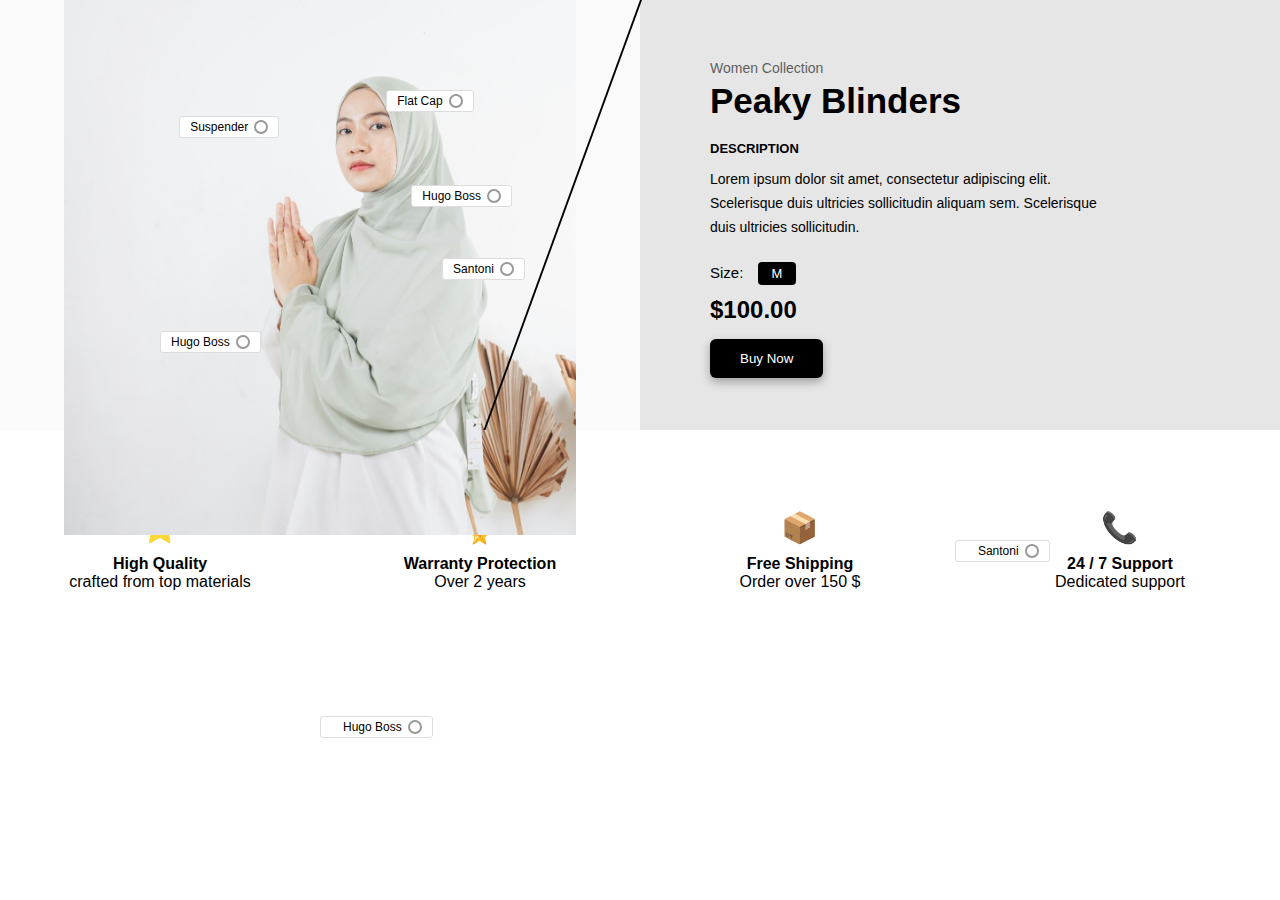
<file: Peaky.html>
<!DOCTYPE html>
<html lang="en">
<head>
  <meta charset="UTF-8" />
  <meta name="viewport" content="width=device-width, initial-scale=1.0" />
  <title>Final Exact Design</title>
  <style>
    * {margin:0;padding:0;box-sizing:border-box;font-family:'Poppins',sans-serif;}

    body {background:white;}

    .container {
      width:100%;
      max-width:1500px;
      margin:auto;
    }

    .top {
      display:flex;
      height:430px;
      background:white;
      position:relative;
    }

    /* LEFT SIDE */
    .image-box {
      width:50%;
      background:#fafafa;
      position:relative;
      display:flex;
      justify-content:center;
      align-items:center;
    }

    .image-box img {
      width:80%;
    }

    /* TAG STYLING */
    .tag {
      position:absolute;
      background:white;
      border:1px solid #ddd;
      padding:3px 10px;
      font-size:12px;
      border-radius:3px;
      display:flex;
      align-items:center;
      gap:6px;
    }

    .tag::after {
      content:"";
      width:10px;
      height:10px;
      border:2px solid #999;
      border-radius:50%;
    }

    /* DIAGONAL DIVIDER */
    .divider {
      width:2px;
      background:black;
      height:100%;
      position:absolute;
      left:50%;
      top:0;
      transform:skewX(-20deg);
      transform-origin:top;
    }

    /* RIGHT SIDE */
    .right-box {
      width:50%;
      background:#e6e6e6;
      padding:60px 70px;
    }

    .right-box h1 {font-size:35px;font-weight:600;margin:5px 0 15px 0;}

    .desc {
      font-size:14px;
      width:80%;
      line-height:1.7;
      margin:12px 0 25px 0;
    }

    .size-btn {
      background:black;
      color:white;
      padding:4px 14px;
      border-radius:4px;
      margin-left:10px;
      font-size:13px;
    }

    .price {font-size:24px;font-weight:700;margin-top:15px;}

    .buy-btn {
      background:black;
      color:white;
      padding:12px 30px;
      border:none;
      border-radius:6px;
      margin-top:15px;
      box-shadow:0 4px 10px rgba(0,0,0,0.3);
      cursor:pointer;
    }

    /* FEATURES */
    .features {
      margin-top:40px;
      display:flex;
      justify-content:space-around;
      padding:40px 0;
    }

    .feature-box {text-align:center;width:23%;}
    .icon {font-size:30px;margin-bottom:10px;}
  </style>
</head>
<body>

  <div class="tag" style="top:27%;left:27%;">
  <div class="dot"></div>
  <div class="line"></div>
  <div class="label">Suspender</div>
</div>

<div class="tag" style="top:20%;right:25%;">
  <div class="dot"></div>
  <div class="line"></div>
  <div class="label">Flat Cap</div>
</div>

<div class="tag" style="top:43%;right:20%;">
  <div class="dot"></div>
  <div class="line"></div>
  <div class="label">Hugo Boss</div>
</div>

<div class="tag" style="top:60%;right:18%;">
  <div class="dot"></div>
  <div class="line"></div>
  <div class="label">Santoni</div>
</div>

<div class="tag" style="bottom:18%;left:25%;">
  <div class="dot"></div>
  <div class="line"></div>
  <div class="label">Hugo Boss</div>
</div>

<div class="container">

  <div class="top">

    <div class="image-box">
      <img src="./images/suspender.jpg" />

      <div class="tag" style="top:27%;left:28%;">Suspender</div>
      <div class="tag" style="top:21%;right:26%;">Flat Cap</div>
      <div class="tag" style="top:43%;right:20%;">Hugo Boss</div>
      <div class="tag" style="top:60%;right:18%;">Santoni</div>
      <div class="tag" style="bottom:18%;left:25%;">Hugo Boss</div>
    </div>

    <div class="divider"></div>

    <div class="right-box">
      <p style="opacity:.6;font-size:14px;">Women Collection</p>
      <div class="relative pl-4 before:content-[''] before:absolute before:left-0 before:top-1 before:w-1 before:h-6 before:bg-green-500">
<h1>Peaky Blinders</h1>
</div>

      <p style="font-weight:600;font-size:13px;margin-top:20px;">DESCRIPTION</p>

      <p class="desc">Lorem ipsum dolor sit amet, consectetur adipiscing elit. Scelerisque duis ultricies sollicitudin aliquam sem. Scelerisque duis ultricies sollicitudin.</p>

      <p style="font-size:15px;">Size: <span class="size-btn">M</span></p>

      <div class="price">$100.00</div>

      <button class="buy-btn">Buy Now</button>
    </div>

  </div>

  <div class="features">
    <div class="feature-box">
      <div class="icon">⭐</div>
      <h4>High Quality</h4>
      <p>crafted from top materials</p>
    </div>

    <div class="feature-box">
      <div class="icon">🎖️</div>
      <h4>Warranty Protection</h4>
      <p>Over 2 years</p>
    </div>

    <div class="feature-box">
      <div class="icon">📦</div>
      <h4>Free Shipping</h4>
      <p>Order over 150 $</p>
    </div>

    <div class="feature-box">
      <div class="icon">📞</div>
      <h4>24 / 7 Support</h4>
      <p>Dedicated support</p>
    </div>
  </div>

</div>

</body>
</html>
</file>
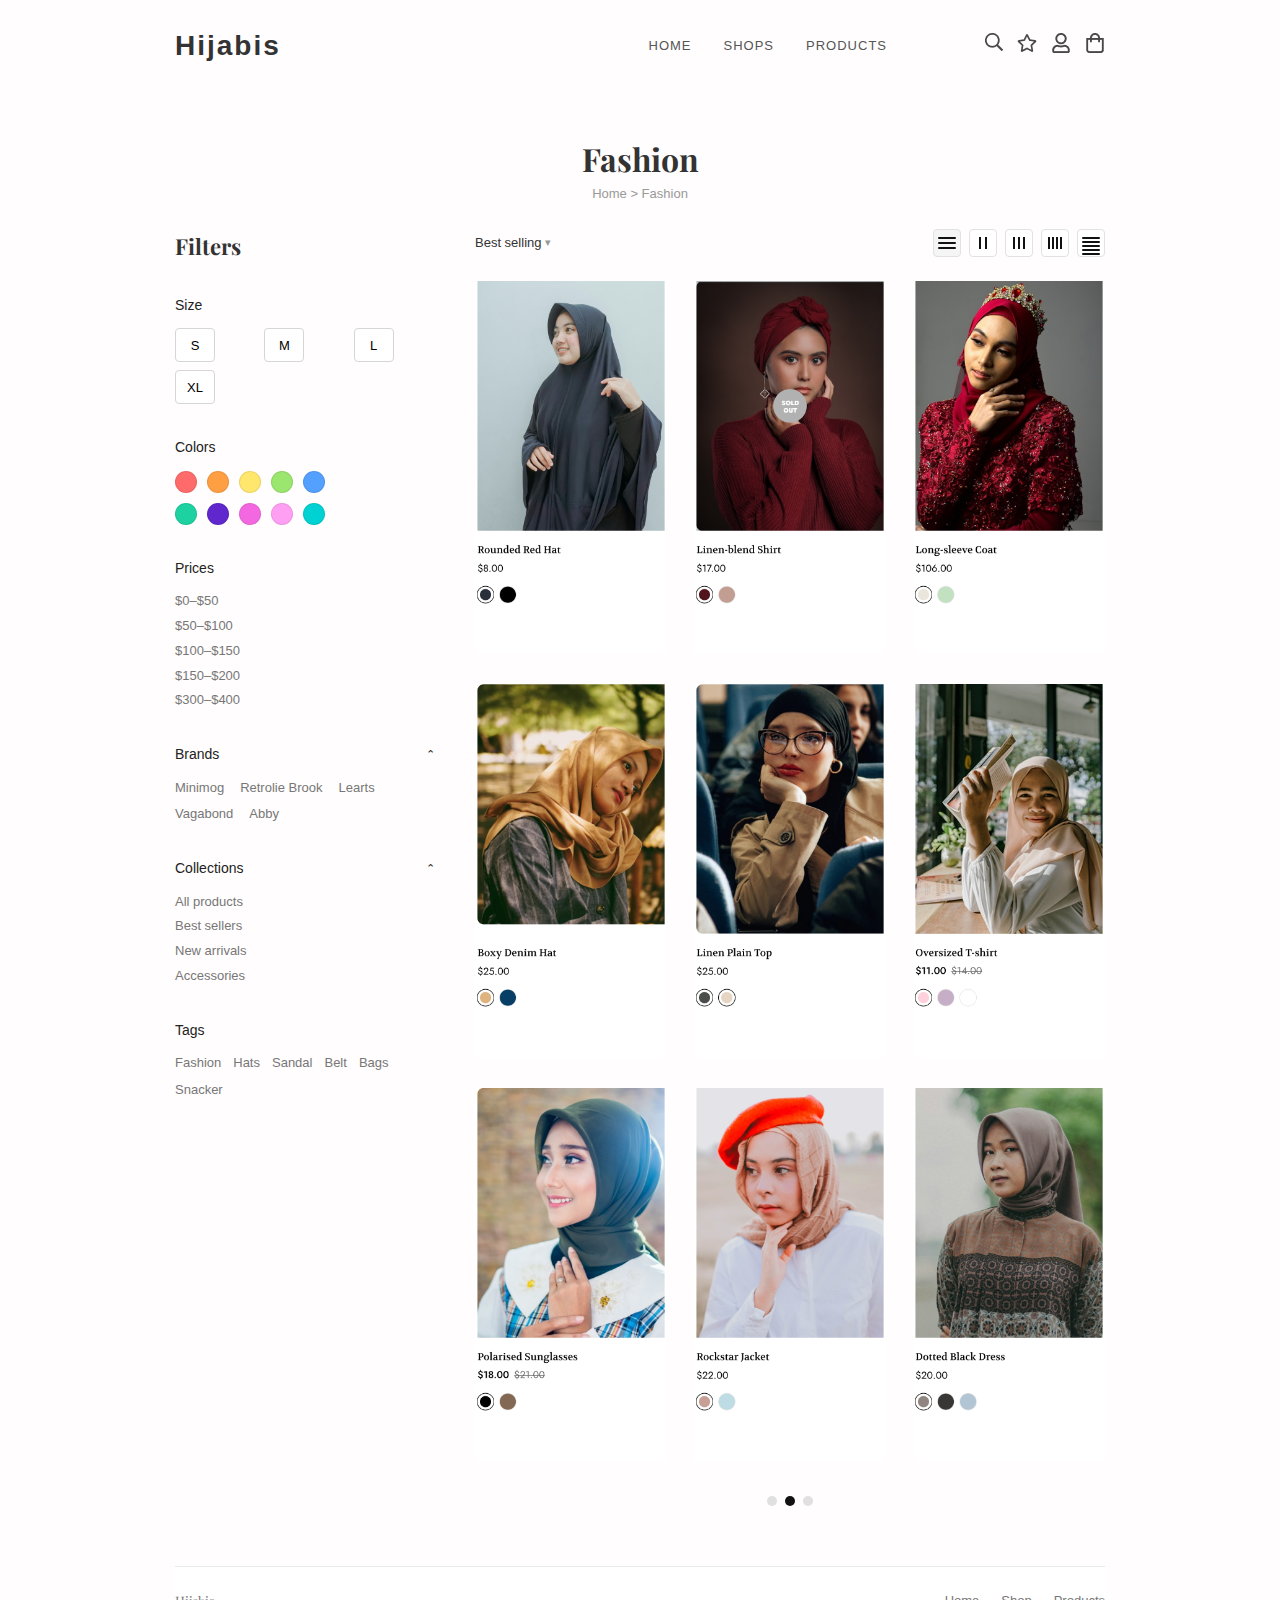
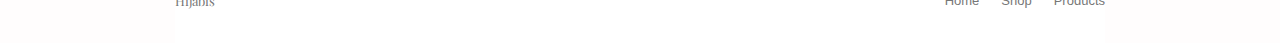
<file: shop.html>
<!DOCTYPE html>
<html lang="en">
<head>
  <meta charset="UTF-8" />
  <meta name="viewport" content="width=device-width, initial-scale=1.0" />
  <title>Hijabis – Fashion</title>

  <link href="https://fonts.googleapis.com/css2?family=Inter:wght@300;400;500;600&family=Playfair+Display:wght@400;600&display=swap" rel="stylesheet">
  <link rel="stylesheet" href="shop.css">
</head>

<body>
  <div class="page-wrapper">

   <header>
        <div class="logo">Hijabis</div>

        <input type="checkbox" id="menu-toggle" class="menu-toggle">
        <label for="menu-toggle" class="hamburger">
            <span></span>
            <span></span>
            <span></span>
        </label>

        <div class="nav-menu">
            <nav>
                <a href="index.html">Home</a>
                <a href="#">Shops</a>
                <a href="product.html">Products</a>
            </nav>
 <div class="nav-icons">
         <span><img src="images/Vector (1).png" alt=""></span>
        <span><img src="images/SVG (2).png" alt=""></span>
        <span><img src="images/SVG (3).png" alt=""></span>
        <span><img src="images/SVG.png" alt=""></span>
      </div>
        </div>
    </header> 
  
    <section class="page-title">
        <h1>Fashion</h1>
      <div class="crumb">Home > Fashion</div>
    </section>

    <!-- MAIN LAYOUT -->
    <section class="layout">
      <!-- LEFT FILTERS -->
      <aside class="sidebar">
        <h3>Filters</h3>

        <div class="filter-block">
          <div class="filter-heading">Size</div>
          <div class="size-options">
            <button>S</button>
            <button>M</button>
            <button>L</button>
            <button>XL</button>
          </div>
        </div>

        <div class="filter-block">
          <div class="filter-heading">Colors</div>
          <div class="color-options">
            <span class="color-dot" style="background:#ff6b6b;"></span>
            <span class="color-dot" style="background:#ff9f43;"></span>
            <span class="color-dot" style="background:#ffe66d;"></span>
            <span class="color-dot" style="background:#9ae66e;"></span>
            <span class="color-dot" style="background:#54a0ff;"></span>

            <span class="color-dot" style="background:#1dd1a1;"></span>
            <span class="color-dot" style="background:#5f27cd;"></span>
            <span class="color-dot" style="background:#f368e0;"></span>
            <span class="color-dot" style="background:#ff9ff3;"></span>
            <span class="color-dot" style="background:#00d2d3;"></span>
          </div>
        </div>

        <div class="filter-block">
          <div class="filter-heading">Prices</div>
          <div class="list-block">
            <div>$0–$50</div>
            <div>$50–$100</div>
            <div>$100–$150</div>
            <div>$150–$200</div>
            <div>$300–$400</div>
          </div>
        </div>

        <div class="filter-block">
          <div class="filter-heading with-arrow">
            <span>Brands</span>
            <span class="chevron">⌃</span>
          </div>
          <div class="list-inline">
            <span>Minimog</span>
            <span>Retrolie Brook</span>
            <span>Learts</span>
            <span>Vagabond</span>
            <span>Abby</span>
          </div>
        </div>

        <div class="filter-block">
          <div class="filter-heading with-arrow">
            <span>Collections</span>
            <span class="chevron">⌃</span>
          </div>
          <div class="list-block">
            <div>All products</div>
            <div>Best sellers</div>
            <div>New arrivals</div>
            <div>Accessories</div>
          </div>
        </div>

        <div class="filter-block">
          <div class="filter-heading">Tags</div>
          <div class="tag-list">
            <span>Fashion</span>
            <span>Hats</span>
            <span>Sandal</span>
            <span>Belt</span>
            <span>Bags</span>
            <span>Snacker</span>
          </div>
        </div>
      </aside>

      <!-- RIGHT PRODUCTS -->
      <main class="products-area">

        <!-- small bar above grid -->
        <div class="products-header">
          <button class="sort-button">
            Best selling
            <span class="sort-arrow">▾</span>
          </button>

          <div class="view-toggle">

    <!-- 3-LINE LIST ICON (matches .view-icon.list in CSS) -->
    <button class="view-btn active">
        <span class="view-icon list">
            <span></span>
        </span>
    </button>

    <!-- 2 COLUMNS ICON -->
    <button class="view-btn">
        <span class="view-icon two"></span>
    </button>

    <!-- 3 COLUMNS ICON -->
    <button class="view-btn">
        <span class="view-icon three"></span>
    </button>

    <!-- 4 COLUMNS ICON -->
    <button class="view-btn">
        <span class="view-icon four"></span>
    </button>

    <!-- 5-LINE ICON (matches .view-icon.five in CSS) -->
    <button class="view-btn">
        <span class="view-icon five">
            <div></div>
            <span></span>
            <i></i>
        </span>
    </button>

</div>
        </div>

        <!-- product grid -->
        <div class="grid">

          <article class="product-card">
            <img src="images/Product 01.png" alt="Embroidered Rib Abaya">
            <div class="product-info">
              <div class="price-row">
              </div>
              
            </div>
          </article>

          <article class="product-card">
            <img src="images/Product 02.png" alt="Luxora Velvet Shawl">
            <div class="product-info">
              <div class="price-row">
              </div>
              
            </div>
          </article>

          <article class="product-card">
            <img src="images/Product 03.png" alt="Long Sleeve Caftan">
            <div class="product-info">
              <div class="price-row">
              </div>
              
            </div>
          </article>

          <article class="product-card">
            <img src="images/Product 04.png" alt="Soft Gold Hijab">
            <div class="product-info">
              <div class="price-row">
              </div>
            
            </div>
          </article>

          <article class="product-card">
            <img src="images/Product 05.png" alt="Knitted Cozy Shawl">
            <div class="product-info">
              <div class="price-row">
              </div>
            
            </div>
          </article>

          <article class="product-card">
            <img src="images/Product 06.png" alt="Classic Jersey Hijab">
            <div class="product-info">
              <div class="price-row">
              </div>
             
            </div>
          </article>

          <article class="product-card">
            <img src="images/Product 07 (1).png" alt="Pastel Everyday Scarf">
            <div class="product-info">
              <div class="price-row">
              </div>
              
            </div>
          </article>

          <article class="product-card">
            <img src="images/Product 08.png" alt="Structured Linen Hijab">
            <div class="product-info">
              <div class="price-row">
              </div>
             
            </div>
          </article>

          <article class="product-card">
            <img src="images/Product 09 (1).png" alt="Textured Boho Wrap">
            <div class="product-info">
              <div class="price-row">
              </div>
             
            </div>
          </article>

        </div>

        <div class="pagination">
          <span class="page-dot"></span>
          <span class="page-dot active"></span>
          <span class="page-dot"></span>
        </div>
      </main>
    </section>

    <!-- FOOTER -->
    <footer class="site-footer">
      <div class="footer-logo">Hijabis</div>
      <nav class="footer-nav">
        <a href="index.html">Home</a>
        <a href="#">Shop</a>
        <a href="product.html">Products</a>
      </nav>
    </footer>

  </div>
</body>
</html>
</file>
<file: shop.css>
* {
  box-sizing: border-box;
  margin: 0;
  padding: 0;
}

body {
  font-family: "Poppins", sans-serif;
  background: #fffdfd;          /* page background */
  color: #333;
  line-height: 1.6;
}

a {
  color: inherit;
  text-decoration: none;
}

/* WRAPPER (same as product/home layout) ---------------------------- */
.page-wrapper {
  max-width: 1170px;          /* same width as product page */
  margin: 0 auto;
  padding: 0 120px;           /* desktop horizontal padding */
  background: #fffdfd;
  min-height: 100vh;
}

/* HEADER / NAV ---------------------------------------------------- */
/* This matches the header from your home page (page-shell) */
header {
  display: flex;
  align-items: center;
  padding: 24px 0;          /* horizontal handled by .page-wrapper */
  position: relative;
  z-index: 20;
}

.logo {
  font-size: 28px;
  font-weight: 600;
  letter-spacing: 2px;
}

/* nav wrapper (links + icons) */
.nav-menu {
  margin-left: auto;
  display: flex;
  align-items: center;
  gap: 48px;
}

/* nav links row */
.nav-menu nav {
  padding: 0 50px;
  display: flex;
  gap: 32px;
}

.nav-menu nav a {
  font-size: 13px;
  color: #555;
  letter-spacing: 1px;
  position: relative;
  text-decoration: none;
  text-transform: uppercase;
  transition: color 0.25s ease;
}

.nav-menu nav a::after {
  content: "";
  position: absolute;
  left: 0;
  bottom: -6px;
  width: 0;
  height: 2px;
  background: #000;
  transition: width 0.25s ease;
}

.nav-menu nav a:hover {
  color: #000;
}

.nav-menu nav a:hover::after {
  width: 100%;
}

/* icons (inside .nav-menu in your HTML) */
.nav-icons {
  display: flex;
  gap: 14px;
  font-size: 16px;
  color: #555;
}

/* (optional, from home page – safe even if unused here) */
.auth-buttons {
  display: flex;
  gap: 16px;
  align-items: center;
}

.signin {
  color: #555;
  padding: 0 50px;
  text-decoration: none;
  font-size: 13px;
  letter-spacing: 1px;
}

.signup {
  padding: 10px 34px;
  background: #000;
  color: #fff;
  text-decoration: none;
  border-radius: 4px;
  font-size: 13px;
  letter-spacing: 1px;
  text-transform: uppercase;
  border: 1px solid #000;
  box-shadow: 0 14px 26px rgba(0, 0, 0, 0.45);
  transition: 0.18s ease;
}

.signup:hover {
  transform: translateY(-3px);
  background: #111;
  box-shadow: 0 22px 40px rgba(0, 0, 0, 0.55);
}

/* MOBILE NAV TOGGLE ----------------------------------------------- */
.menu-toggle {
  display: none;
}

.hamburger {
  width: 30px;
  height: 22px;
  display: none;              /* show only on mobile via media query */
  flex-direction: column;
  justify-content: space-between;
  cursor: pointer;
  margin-left: auto;
}

.hamburger span {
  width: 100%;
  height: 3px;
  background: #000;
  border-radius: 3px;
  transition: 0.3s ease;
  transform-origin: left;
}

/* hamburger animation to "X" */
.menu-toggle:checked + .hamburger span:nth-child(1) {
  transform: rotate(45deg);
}

.menu-toggle:checked + .hamburger span:nth-child(2) {
  opacity: 0;
  transform: translateX(10px);
}

.menu-toggle:checked + .hamburger span:nth-child(3) {
  transform: rotate(-45deg);
}

/* PAGE TITLE ------------------------------------------------------ */
.page-title {
  text-align: center;
  margin: 40px 0 24px;
}

.page-title h1 {
  font-family: "Playfair Display", serif;
  font-size: 32px;
}

.page-title .crumb {
  font-size: 13px;
  color: #999;
  margin-bottom: 6px;
}

/* LAYOUT ------------------------------------------------------ */
.layout {
  display: grid;
  grid-template-columns: 260px 1fr;
  gap: 40px;
  margin-bottom: 60px;
}

/* SIDEBAR ----------------------------------------------------- */
.sidebar h3 {
  font-family: "Playfair Display", serif;
  font-size: 22px;
  margin-bottom: 30px;
}

.filter-block {
  margin-bottom: 32px;
}

.filter-heading {
  font-size: 14px;
  color: #222;
  margin-bottom: 12px;
  font-weight: 500;
}

.filter-heading.with-arrow {
  display: flex;
  justify-content: space-between;
  align-items: center;
}

.filter-heading .chevron {
  font-size: 11px;
}

/* SIZE GRID — 3 per row */
.size-options {
  display: grid;
  grid-template-columns: repeat(3, minmax(0, auto));
  gap: 8px;
}

.size-options button {
  border: 1px solid #d6d6d6;
  background: #fff;
  font-size: 13px;
  width: 40px;
  height: 34px;
  border-radius: 4px;
  cursor: pointer;
}

/* COLOR GRID — 2 rows, 5 each */
.color-options {
  display: grid;
  grid-template-columns: repeat(5, 22px);
  gap: 10px;
}

.color-dot {
  width: 22px;
  height: 22px;
  border-radius: 50%;
  border: 1px solid rgba(0,0,0,0.08);
}

/* LIST BLOCKS */
.list-block div {
  font-size: 13px;
  color: #777;
  margin: 4px 0;
}

.list-inline {
  display: flex;
  flex-wrap: wrap;
  gap: 6px 16px;
  font-size: 13px;
  color: #777;
}

.tag-list {
  display: flex;
  flex-wrap: wrap;
  gap: 6px 12px;
  font-size: 13px;
  color: #777;
}

/* PRODUCTS AREA ------------------------------------------------ */
.products-area {
  display: flex;
  flex-direction: column;
}

.products-header {
  display: flex;
  justify-content: space-between;
  align-items: center;
  margin-bottom: 24px;
  font-size: 13px;
}

.sort-button {
  border: none;
  background: transparent;
  font-size: 13px;
  color: #333;
  cursor: pointer;
  display: flex;
  align-items: center;
  gap: 4px;
}

.sort-arrow {
  font-size: 11px;
  color: #999;
}

/* VIEW TOGGLE -------------------------------------------------- */
.view-toggle {
  display: flex;
  gap: 8px;
}

.view-btn {
  width: 28px;
  height: 28px;
  border-radius: 4px;
  border: 1px solid #e2e2e2;
  background: #fff;
  display: flex;
  align-items: center;
  justify-content: center;
  cursor: pointer;
}

.view-btn.active {
  background: #f5f5f5;
}

/* BOLD VIEW ICONS ---------------------------------------------- */
.view-icon {
  width: 18px;
  height: 14px;
  position: relative;
}

/* 3 LINE ICON */
.view-icon.list::before,
.view-icon.list::after,
.view-icon.list span {
  content: "";
  position: absolute;
  left: 0;
  right: 0;
  height: 2px;
  background: #111;
  border-radius: 2px;
}

.view-icon.list::before { top: 1px; }
.view-icon.list span    { top: 6px; }
.view-icon.list::after  { top: 11px; }

/* TWO COLUMNS */
.view-icon.two {
  background:
    linear-gradient(#111,#111) 5px 1px / 2px 12px no-repeat,
    linear-gradient(#111,#111) 11px 1px / 2px 12px no-repeat;
}

/* THREE COLUMNS */
.view-icon.three {
  background:
    linear-gradient(#111,#111) 3px 1px / 2px 12px no-repeat,
    linear-gradient(#111,#111) 8px 1px / 2px 12px no-repeat,
    linear-gradient(#111,#111) 13px 1px / 2px 12px no-repeat;
}

/* FOUR COLUMNS */
.view-icon.four {
  background:
    linear-gradient(#111,#111) 2px 1px / 2px 12px no-repeat,
    linear-gradient(#111,#111) 6px 1px / 2px 12px no-repeat,
    linear-gradient(#111,#111) 10px 1px / 2px 12px no-repeat,
    linear-gradient(#111,#111) 14px 1px / 2px 12px no-repeat;
}

/* FIVE LINES */
.view-icon.five div,
.view-icon.five span,
.view-icon.five i {
  content: "";
  position: absolute;
  left: 0;
  right: 0;
  height: 2px;
  background: #111;
  border-radius: 2px;
}

.view-icon.five div  { top: 1px; }
.view-icon.five span { top: 5px; }
.view-icon.five i    { top: 9px; }

.view-icon.five::before,
.view-icon.five::after {
  content: "";
  position: absolute;
  left: 0;
  right: 0;
  height: 2px;
  background: #111;
  border-radius: 2px;
}

.view-icon.five::before { top: 13px; }
.view-icon.five::after  { top: 17px; }

/* GRID -------------------------------------------------------- */
.grid {
  display: grid;
  grid-template-columns: repeat(3, minmax(0, 1fr));
  column-gap: 28px;
  row-gap: 30px;
}

.product-card {
  overflow: hidden;
  background: #fff;
  transition: transform 0.25s ease;
  cursor: pointer;
}

.product-card img {
  width: 100%;
  height: 330px;
  object-fit: cover;
}

.product-info {
  padding: 14px;
}

.product-info h4 {
  font-size: 15px;
  font-weight: 500;
  margin-bottom: 6px;
  color: #222;
}

.price-row {
  font-size: 14px;
  margin-bottom: 8px;
}

.price-row .price {
  font-weight: 600;
}

.swatches {
  display: flex;
  gap: 6px;
}

.dot {
  width: 12px;
  height: 12px;
  border-radius: 50%;
  border: 1px solid #ccc;
}

/* PAGINATION -------------------------------------------------- */
.pagination {
  display: flex;
  justify-content: center;
  margin: 34px 0 0;
  gap: 8px;
}

.page-dot {
  width: 10px;
  height: 10px;
  background: #e0e0e0;
  border-radius: 50%;
}

.page-dot.active {
  background: #111;
}

/* FOOTER ------------------------------------------------------ */
.site-footer {
  border-top: 1px solid #eaeaea;
  padding: 24px 0 32px;
  display: flex;
  justify-content: space-between;
  align-items: center;
  font-size: 13px;
  color: #777;
  background: #ffffff;
}

.footer-logo {
  font-family: "Playfair Display", serif;
}

.footer-nav {
  display: flex;
  gap: 22px;
}

/* ============= RESPONSIVE: WRAPPER PADDING ============= */
@media (max-width: 1100px) {
  .page-wrapper {
    padding: 0 40px;
  }
}

@media (max-width: 768px) {
  .page-wrapper {
    padding: 0 16px;
  }
}

/* ============= TABLET / SMALL DESKTOP ================== */
@media (max-width: 1200px) {
  header {
    padding: 20px 0;
  }

  .layout {
    grid-template-columns: 220px 1fr;
    gap: 28px;
  }
}

/* ============= MOBILE / TABLET PORTRAIT ================= */
@media (max-width: 900px) {
  header {
    padding: 16px 0;
  }

  /* show hamburger icon on mobile */
  .hamburger {
    display: flex;
  }

  .nav-menu {
    position: absolute;
    top: 70px;
    left: 0;
    width: 100%;
    background: rgba(255,255,255);
    /* backdrop-filter: blur(10px);
    -webkit-backdrop-filter: blur(10px); */
    border-top: 1px solid rgba(0,0,0,0.05);
    box-shadow: 0 15px 35px rgba(0,0,0,0.12);
    flex-direction: column;
    align-items: center;
    gap: 18px;
    padding: 18px 0 22px;
    max-height: 0;
    opacity: 0;
    overflow: hidden;
    transform: translateY(-10px);
    transition: max-height 0.35s ease, opacity 0.3s ease, transform 0.3s ease;
  }

  /* stack links vertically */
  .nav-menu nav {
    padding: 0;
    flex-direction: column;
    gap: 12px;
  }

  .nav-menu nav a {
    font-size: 16px;
    letter-spacing: 1px;
  }

  /* icons sit under links inside dropdown */
  .nav-icons {
    gap: 12px;
  }

  /* open dropdown when checkbox is checked */
  .menu-toggle:checked ~ .hamburger + .nav-menu,
  .menu-toggle:checked ~ .nav-menu {
    max-height: 260px;
    opacity: 1;
    transform: translateY(0);
  }

  .layout {
    grid-template-columns: 1fr;
    gap: 32px;
  }

  .page-title {
    margin: 28px 0 20px;
  }
}

/* MOBILE GRID -------------------------------------------------- */
@media (max-width: 768px) {
  .grid {
    grid-template-columns: repeat(2, minmax(0, 1fr));
  }

  .page-title h1 {
    font-size: 26px;
  }
}

@media (max-width: 540px) {
  .grid {
    grid-template-columns: 1fr;
  }

  .products-header {
    flex-direction: column;
    align-items: flex-start;
    row-gap: 10px;
  }

  .view-toggle {
    align-self: flex-end;
  }
}
</file>
